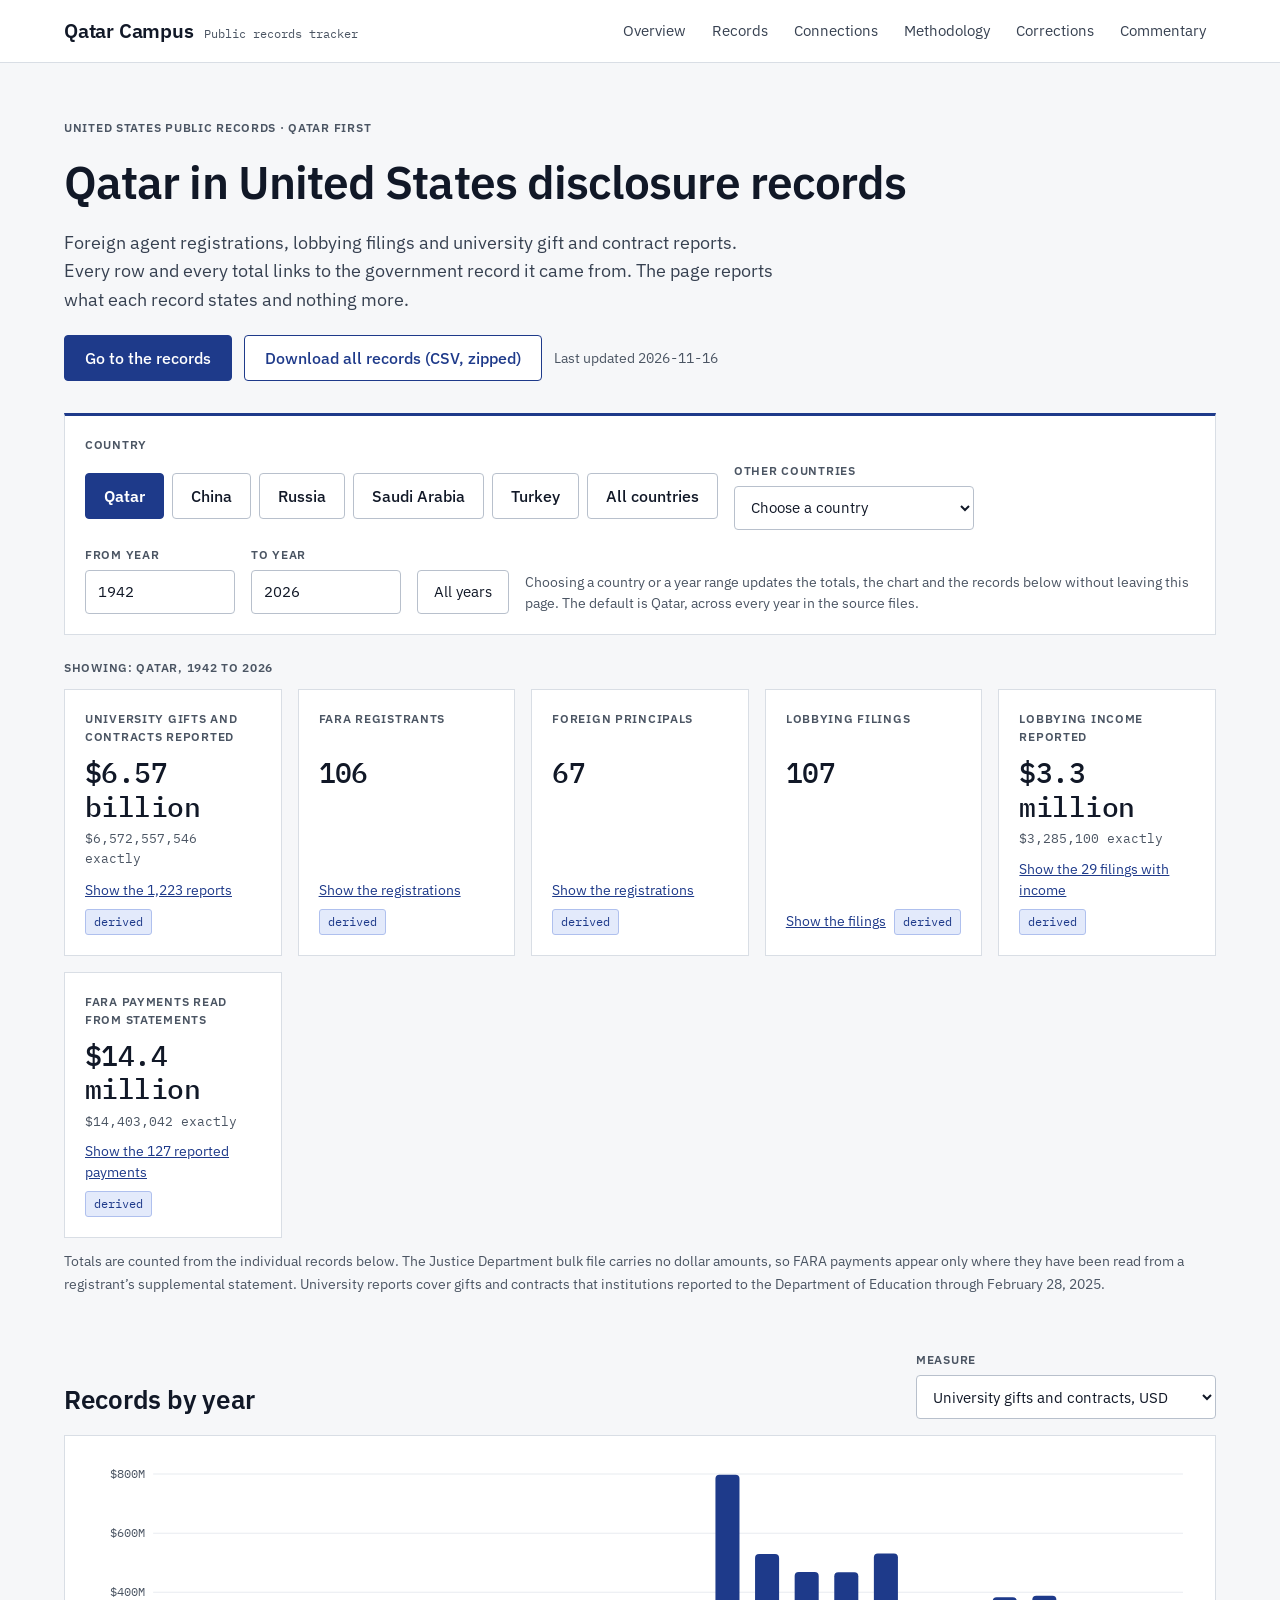
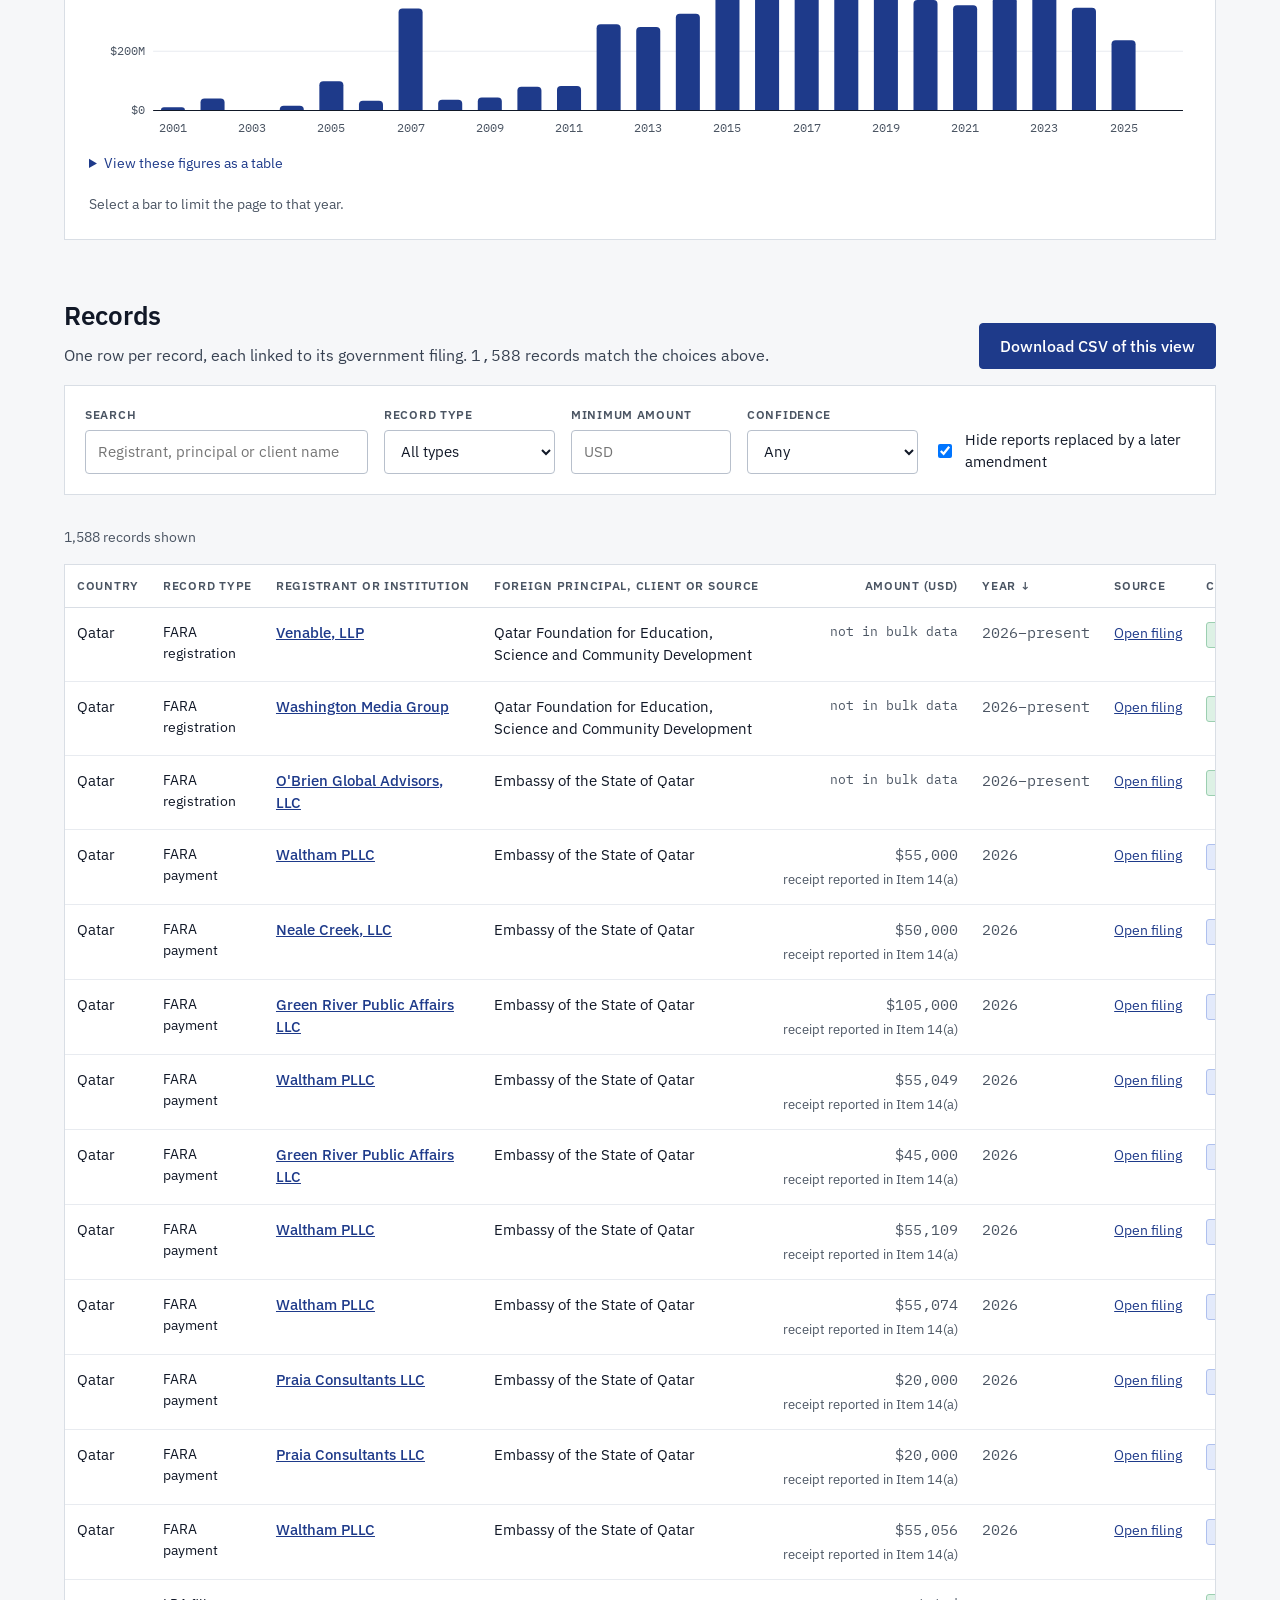
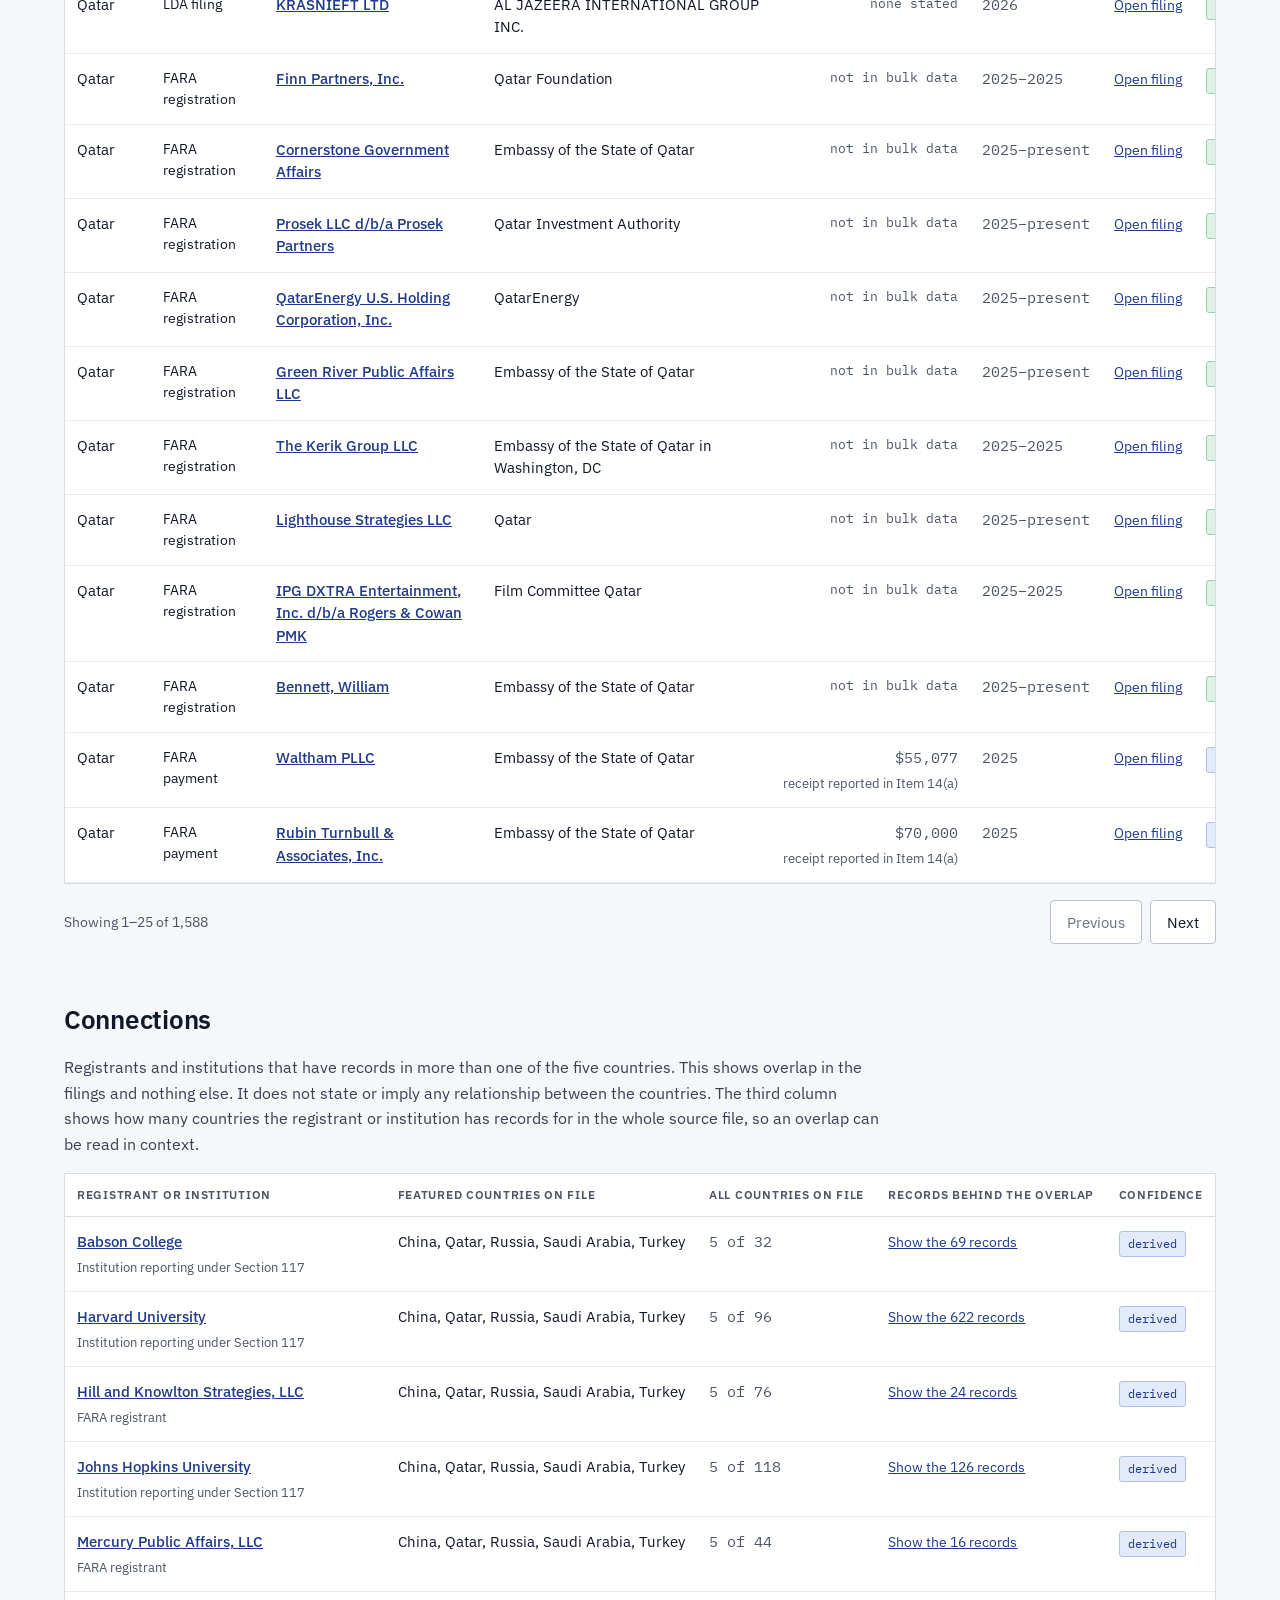
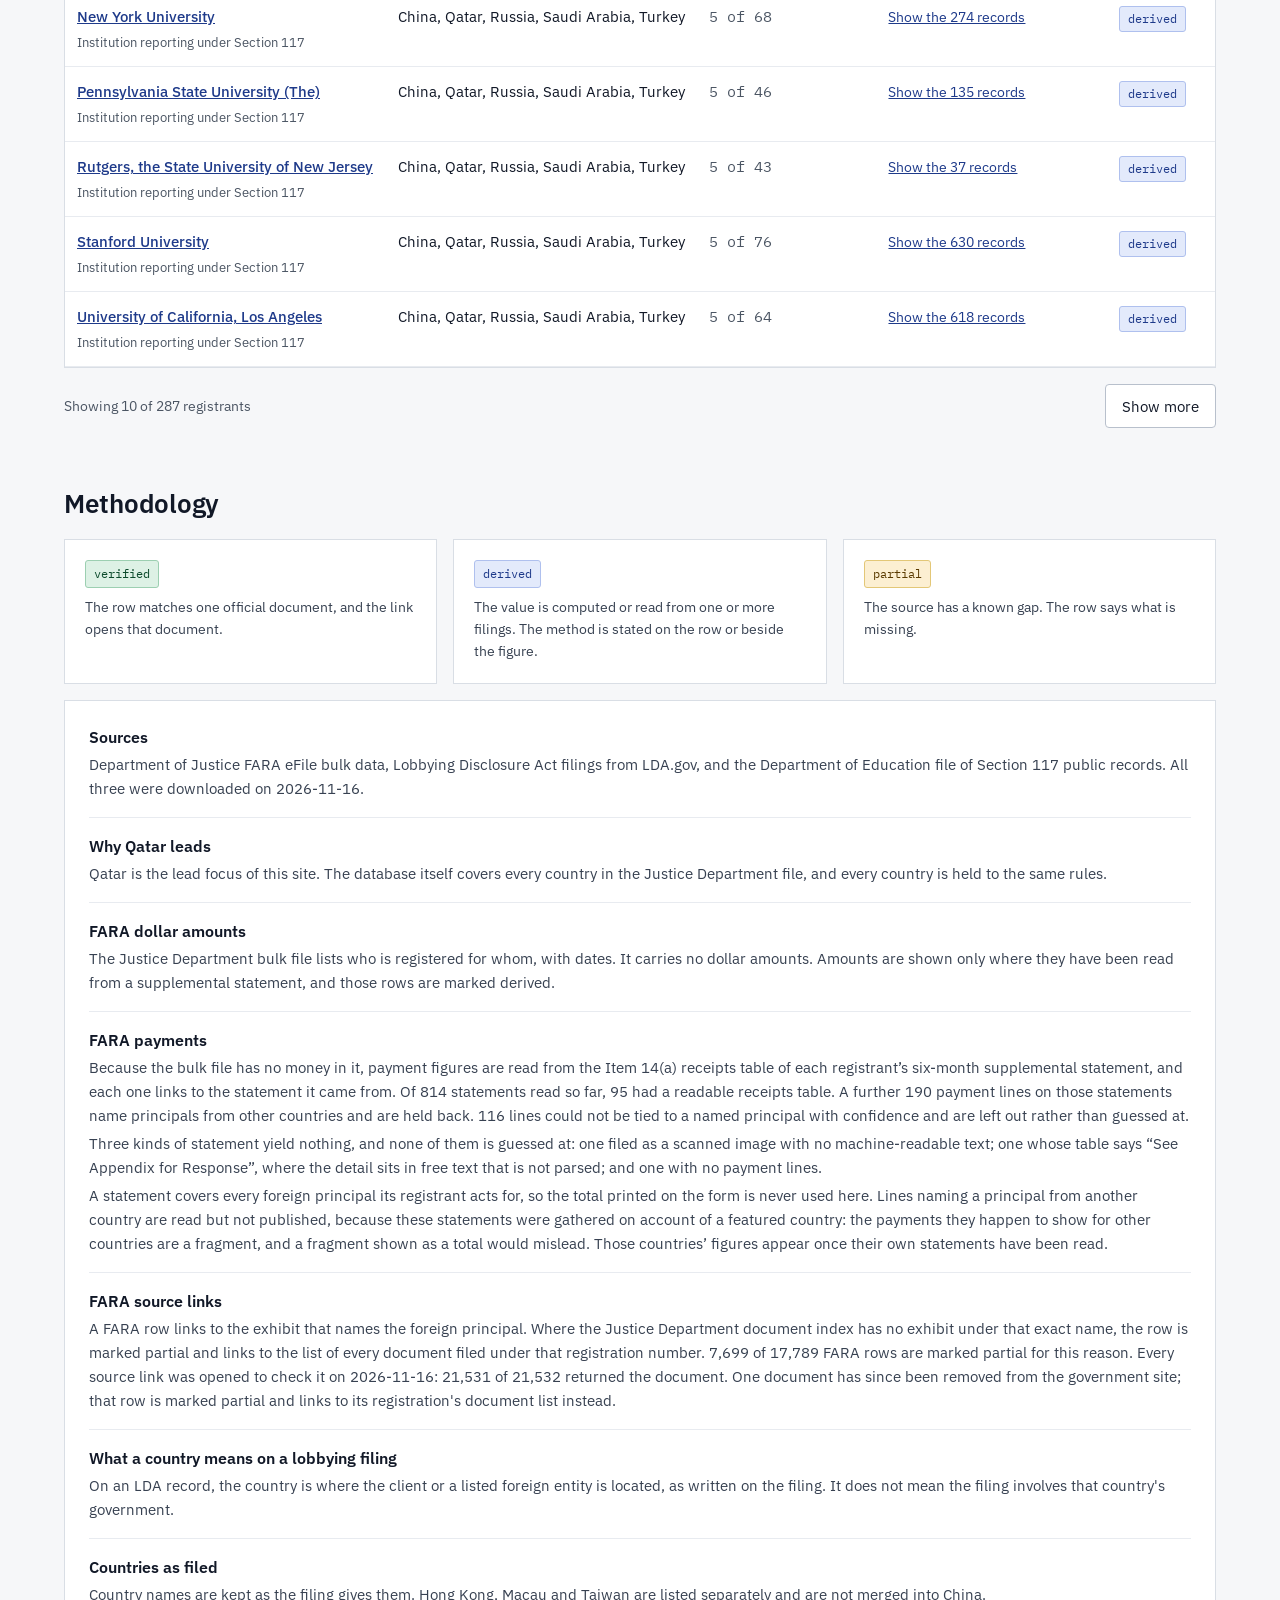
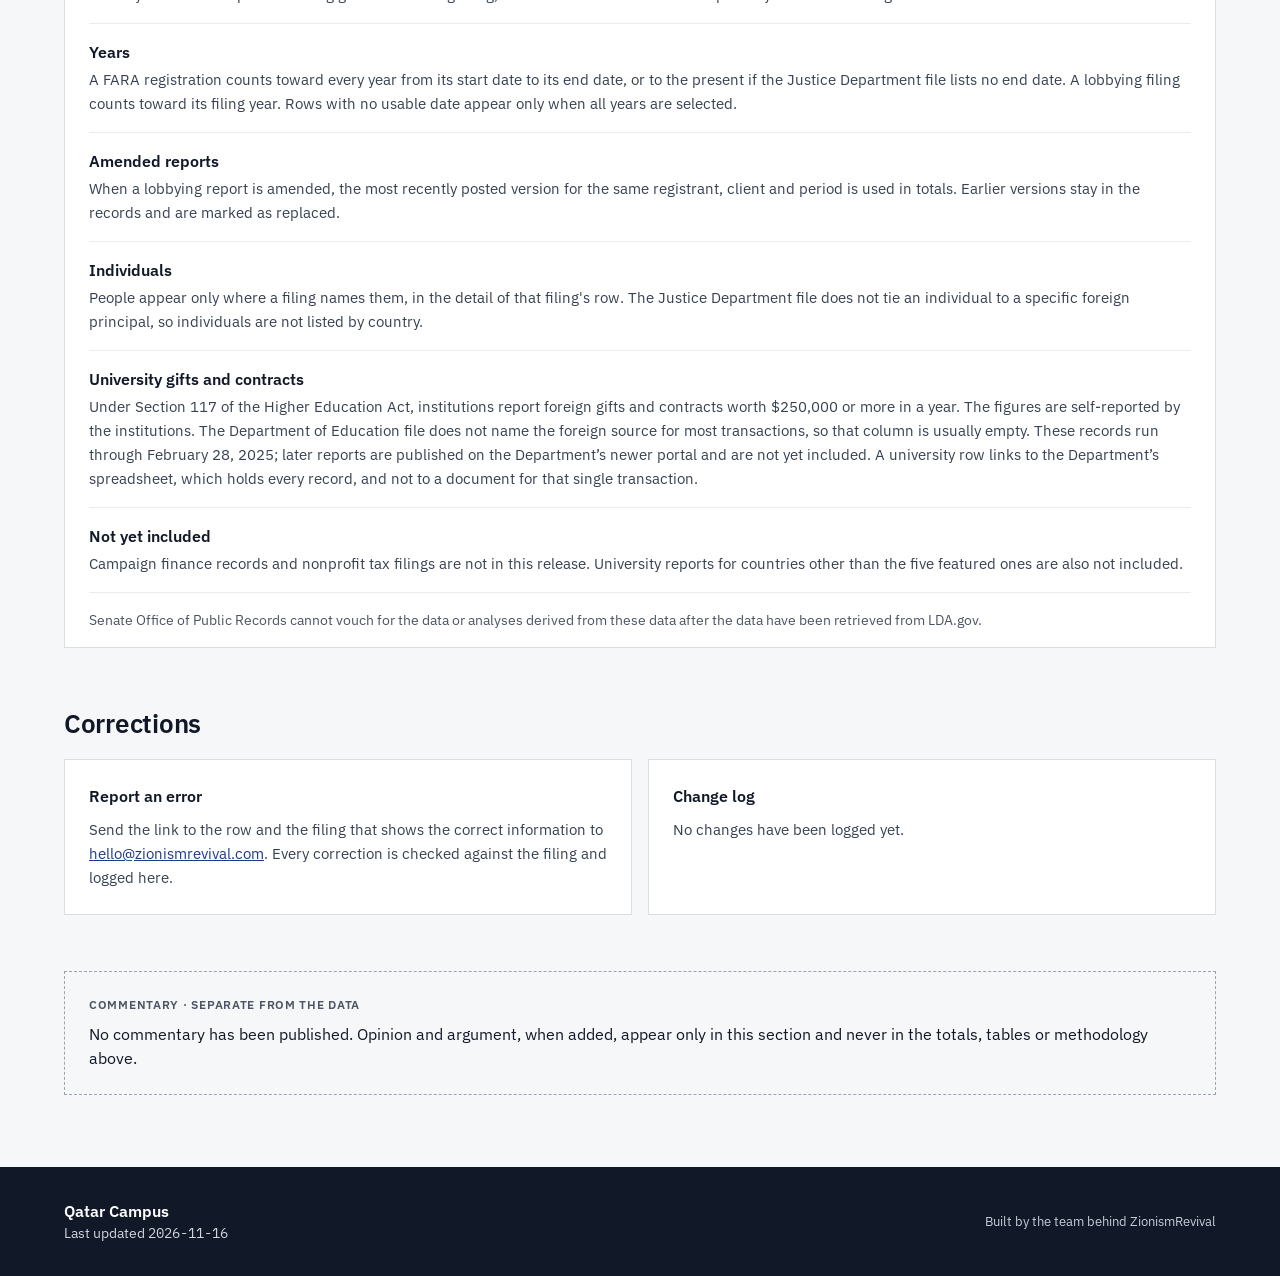
<file: site/index.html>
<!doctype html>
<html lang="en">
<head>
<meta charset="utf-8">
<meta name="viewport" content="width=device-width, initial-scale=1">
<title>Qatar Campus: Qatar and other foreign principals in United States disclosure records</title>
<meta name="description" content="A searchable record of foreign agent registrations, lobbying filings and university gift and contract reports in the United States, drawn from Justice Department, Lobbying Disclosure Act and Department of Education records. Every row links to its government source.">

<meta property="og:type" content="website">
<meta property="og:title" content="Qatar Campus: Qatar and other foreign principals in United States disclosure records">
<meta property="og:description" content="A searchable record of foreign agent registrations, lobbying filings and university gift and contract reports in the United States, drawn from Justice Department, Lobbying Disclosure Act and Department of Education records. Every row links to its government source.">
<link rel="icon" href="data:image/svg+xml,%3Csvg xmlns=%27http://www.w3.org/2000/svg%27 viewBox=%270 0 32 32%27%3E%3Crect width=%2732%27 height=%2732%27 rx=%274%27 fill=%27%231E3A8A%27/%3E%3Crect x=%277%27 y=%2717%27 width=%274%27 height=%278%27 fill=%27%23fff%27/%3E%3Crect x=%2714%27 y=%2711%27 width=%274%27 height=%2714%27 fill=%27%23fff%27/%3E%3Crect x=%2721%27 y=%277%27 width=%274%27 height=%2718%27 fill=%27%23fff%27/%3E%3C/svg%3E">
<link rel="preconnect" href="https://fonts.googleapis.com">
<link rel="preconnect" href="https://fonts.gstatic.com" crossorigin>
<link rel="stylesheet" href="https://fonts.googleapis.com/css2?family=IBM+Plex+Mono:wght@400;500&amp;family=IBM+Plex+Sans:wght@400;500;600&amp;display=swap">
<link rel="stylesheet" href="assets/style.css?v=de4b2b17">
<script type="application/ld+json">{"@context": "https://schema.org", "@type": "Dataset", "name": "Qatar Campus: foreign principals in United States disclosure records", "description": "A searchable record of foreign agent registrations, lobbying filings and university gift and contract reports in the United States, drawn from Justice Department, Lobbying Disclosure Act and Department of Education records. Every row links to its government source.", "dateModified": "2026-11-16", "isAccessibleForFree": true, "isBasedOn": ["https://efile.fara.gov/", "https://lda.gov/", "https://fsapartners.ed.gov/"], "creator": {"@type": "Organization", "name": "Qatar Campus"}}</script>
</head>
<body>
<a class="skip" href="#records">Skip to the records</a>
<header class="site-header">
<div class="wrap">
<a class="brand" href="#overview"><span class="brand-name">Qatar Campus</span><span class="brand-tag">Public records tracker</span></a>
<nav class="site-nav" aria-label="Sections">
<a href="#overview">Overview</a>
<a href="#records">Records</a>
<a href="#connections">Connections</a>
<a href="#methodology">Methodology</a>
<a href="#corrections">Corrections</a>
<a href="#commentary">Commentary</a>
</nav>
</div>
</header>

<main class="wrap">

<section id="overview" class="hero">
<div class="label">United States public records · Qatar first</div>
<h1 id="heading">Qatar in United States disclosure records</h1>
<p class="lede">Foreign agent registrations, lobbying filings and university gift and contract reports. Every row and every total links to the government record it came from. The page reports what each record states and nothing more.</p>
<div class="actions">
<a class="btn btn-primary" href="#records">Go to the records</a>
<a class="btn btn-secondary" href="data/records-csv.zip" download>Download all records (CSV, zipped)</a>
<span class="small">Last updated <span class="mono">2026-11-16</span></span>
</div>
</section>

<section class="card scope" aria-label="Country and year range">
<div style="display: flex; flex-direction: column; gap: 8px">
<div class="label" id="country-label">Country</div>
<div class="row" style="align-items: center">
<div class="tabs" role="group" aria-labelledby="country-label" id="tabs"><button type="button" class="tab" data-c="qatar" aria-pressed="true">Qatar</button><button type="button" class="tab" data-c="china" aria-pressed="false">China</button><button type="button" class="tab" data-c="russia" aria-pressed="false">Russia</button><button type="button" class="tab" data-c="saudi-arabia" aria-pressed="false">Saudi Arabia</button><button type="button" class="tab" data-c="turkey" aria-pressed="false">Turkey</button><button type="button" class="tab" data-c="ALL" aria-pressed="false">All countries</button></div>
<div class="field mid" style="flex: 0 1 240px">
<label class="label" for="more-countries">Other countries</label>
<select id="more-countries"><option value="">Choose a country</option></select>
</div>
</div>
</div>
<div class="row">
<div class="field"><label class="label" for="y-from">From year</label><input id="y-from" type="number" inputmode="numeric" value="1942" min="1942" max="2026"></div>
<div class="field"><label class="label" for="y-to">To year</label><input id="y-to" type="number" inputmode="numeric" value="2026" min="1942" max="2026"></div>
<button type="button" class="btn btn-plain" id="y-reset">All years</button>
<p class="hint">Choosing a country or a year range updates the totals, the chart and the records below without leaving this page. The default is Qatar, across every year in the source files.</p>
</div>
</section>

<section class="section" style="margin-top: 24px; gap: 12px" aria-label="Totals">
<div class="label">Showing: <span id="scope-label">Qatar, 1942 to 2026</span></div>
<div class="stats" id="stats"><div class="card stat"><div class="label">University gifts and contracts reported</div><div class="stat-value">$6.57 billion</div><div class="stat-exact">$6,572,557,546 exactly</div><div class="stat-foot"><span>from 1,223 reports</span><span class="tag tag-derived">derived</span></div></div><div class="card stat"><div class="label">FARA registrants</div><div class="stat-value">106</div><div class="stat-foot"><span>Qatar, all years</span><span class="tag tag-derived">derived</span></div></div><div class="card stat"><div class="label">Foreign principals</div><div class="stat-value">67</div><div class="stat-foot"><span>Qatar, all years</span><span class="tag tag-derived">derived</span></div></div><div class="card stat"><div class="label">Lobbying filings</div><div class="stat-value">107</div><div class="stat-foot"><span>Qatar, all years</span><span class="tag tag-derived">derived</span></div></div><div class="card stat"><div class="label">Lobbying income reported</div><div class="stat-value">$3.3 million</div><div class="stat-exact">$3,285,100 exactly</div><div class="stat-foot"><span>from 29 filings</span><span class="tag tag-derived">derived</span></div></div><div class="card stat"><div class="label">FARA payments read from statements</div><div class="stat-value">$14.4 million</div><div class="stat-exact">$14,403,042 exactly</div><div class="stat-foot"><span>from 127 reported payments</span><span class="tag tag-derived">derived</span></div></div></div>
<p class="small" id="stats-note">Totals are marked derived because they are counted from individual records. The Justice Department bulk file carries no dollar amounts, so FARA fees appear only where they have been read from a registrant's supplemental statement. Lobbying filings and university reports are included for Qatar, China, Russia, Saudi Arabia and Turkey only. University reports cover gifts and contracts that institutions reported to the Department of Education through February 28, 2025.</p>
</section>

<section class="section" aria-labelledby="chart-title">
<div class="section-head">
<h2 id="chart-title">Records by year</h2>
<div class="field mid" style="flex: 0 1 300px">
<label class="label" for="measure">Measure</label>
<select id="measure">
<option value="uni">University gifts and contracts, USD</option>
<option value="fara">FARA registrations active</option>
<option value="lda">Lobbying filings</option>
<option value="income">Lobbying income reported, USD</option>
<option value="fee">FARA payments from statements, USD</option>
</select>
</div>
</div>
<div class="card chart-card">
<div id="chart"><p class="chart-empty">The chart needs JavaScript. The same figures are in the records table and the CSV file.</p></div>
<div class="chart-tip" id="chart-tip" hidden></div>
<details class="table-view"><summary>View these figures as a table</summary><div id="chart-table"></div></details>
<p class="small" style="margin-top: 8px">Select a bar to limit the page to that year.</p>
</div>
</section>

<section id="records" class="section" aria-labelledby="records-title">
<div class="section-head">
<div style="display: flex; flex-direction: column; gap: 8px; flex: 1 1 480px">
<h2 id="records-title">Records</h2>
<p class="prose">One row per record, each linked to its government filing. <span class="mono" id="count">1,588</span> records match the choices above.</p>
</div>
<button type="button" class="btn btn-primary" id="csv-view">Download CSV of this view</button>
</div>

<div class="card filters row" style="padding: 20px" aria-label="Filters">
<div class="field grow"><label class="label" for="q">Search</label><input id="q" type="search" placeholder="Registrant, principal or client name"></div>
<div class="field mid"><label class="label" for="f-type">Record type</label><select id="f-type"><option value="">All types</option><option value="fara">FARA registration</option><option value="lda">LDA filing</option><option value="sec117">University report</option><option value="farafee">FARA payment</option></select></div>
<div class="field" style="flex: 0 1 160px"><label class="label" for="f-min">Minimum amount</label><input id="f-min" type="number" inputmode="numeric" min="0" placeholder="USD"></div>
<div class="field mid"><label class="label" for="f-conf">Confidence</label><select id="f-conf"><option value="">Any</option><option>verified</option><option>derived</option><option>partial</option></select></div>
<label class="check"><input type="checkbox" id="f-sup" checked> Hide reports replaced by a later amendment</label>
</div>
<div id="entity-chip"></div>
<div class="status" id="status" role="status" aria-live="polite"></div>

<div class="card table-box">
<table class="data records">
<thead>
<tr>
<th scope="col" data-sort="country"><button type="button">Country</button></th>
<th scope="col" data-sort="type"><button type="button">Record type</button></th>
<th scope="col" data-sort="entity"><button type="button">Registrant or institution</button></th>
<th scope="col" data-sort="principal"><button type="button">Foreign principal, client or source</button></th>
<th scope="col" class="num" data-sort="amount"><button type="button">Amount (USD)</button></th>
<th scope="col" data-sort="year" aria-sort="descending"><button type="button">Year</button></th>
<th scope="col">Source</th>
<th scope="col" data-sort="conf"><button type="button">Confidence</button></th>
</tr>
</thead>
<tbody id="rows"><tr><td>Qatar</td><td style="font-size: 14px">FARA registration</td><td>Venable, LLP</td><td>Qatar Foundation for Education, Science and Community Development</td><td class="num">not in bulk data</td><td class="yr">2026–present</td><td><a href="https://efile.fara.gov/docs/5931-Exhibit-AB-20260331-19.pdf" rel="noopener" style="font-size: 14px; white-space: nowrap">Open filing</a></td><td><span class="tag tag-verified">verified</span></td></tr><tr><td>Qatar</td><td style="font-size: 14px">FARA registration</td><td>Washington Media Group</td><td>Qatar Foundation for Education, Science and Community Development</td><td class="num">not in bulk data</td><td class="yr">2026–present</td><td><a href="https://efile.fara.gov/docs/7407-Exhibit-AB-20260330-2.pdf" rel="noopener" style="font-size: 14px; white-space: nowrap">Open filing</a></td><td><span class="tag tag-verified">verified</span></td></tr><tr><td>Qatar</td><td style="font-size: 14px">FARA registration</td><td>O&#x27;Brien Global Advisors, LLC</td><td>Embassy of the State of Qatar</td><td class="num">not in bulk data</td><td class="yr">2026–present</td><td><a href="https://efile.fara.gov/docs/7718-Exhibit-AB-20260420-1.pdf" rel="noopener" style="font-size: 14px; white-space: nowrap">Open filing</a></td><td><span class="tag tag-verified">verified</span></td></tr><tr><td>Qatar</td><td style="font-size: 14px">FARA payment</td><td>Waltham PLLC</td><td>Embassy of the State of Qatar</td><td class="num">$55,000<div class="sub">receipt reported in Item 14(a)</div></td><td class="yr">2026</td><td><a href="https://efile.fara.gov/docs/6771-Supplemental-Statement-0-0.pdf" rel="noopener" style="font-size: 14px; white-space: nowrap">Open filing</a></td><td><span class="tag tag-derived">derived</span></td></tr><tr><td>Qatar</td><td style="font-size: 14px">FARA payment</td><td>Neale Creek, LLC</td><td>Embassy of the State of Qatar</td><td class="num">$50,000<div class="sub">receipt reported in Item 14(a)</div></td><td class="yr">2026</td><td><a href="https://efile.fara.gov/docs/6723-Supplemental-Statement-20260409-14.pdf" rel="noopener" style="font-size: 14px; white-space: nowrap">Open filing</a></td><td><span class="tag tag-derived">derived</span></td></tr><tr><td>Qatar</td><td style="font-size: 14px">FARA payment</td><td>Green River Public Affairs LLC</td><td>Embassy of the State of Qatar</td><td class="num">$105,000<div class="sub">receipt reported in Item 14(a)</div></td><td class="yr">2026</td><td><a href="https://efile.fara.gov/docs/7523-Supplemental-Statement-0-0.pdf" rel="noopener" style="font-size: 14px; white-space: nowrap">Open filing</a></td><td><span class="tag tag-derived">derived</span></td></tr><tr><td>Qatar</td><td style="font-size: 14px">FARA payment</td><td>Waltham PLLC</td><td>Embassy of the State of Qatar</td><td class="num">$55,049<div class="sub">receipt reported in Item 14(a)</div></td><td class="yr">2026</td><td><a href="https://efile.fara.gov/docs/6771-Supplemental-Statement-0-0.pdf" rel="noopener" style="font-size: 14px; white-space: nowrap">Open filing</a></td><td><span class="tag tag-derived">derived</span></td></tr><tr><td>Qatar</td><td style="font-size: 14px">FARA payment</td><td>Green River Public Affairs LLC</td><td>Embassy of the State of Qatar</td><td class="num">$45,000<div class="sub">receipt reported in Item 14(a)</div></td><td class="yr">2026</td><td><a href="https://efile.fara.gov/docs/7523-Supplemental-Statement-20260413-2.pdf" rel="noopener" style="font-size: 14px; white-space: nowrap">Open filing</a></td><td><span class="tag tag-derived">derived</span></td></tr><tr><td>Qatar</td><td style="font-size: 14px">FARA payment</td><td>Waltham PLLC</td><td>Embassy of the State of Qatar</td><td class="num">$55,109<div class="sub">receipt reported in Item 14(a)</div></td><td class="yr">2026</td><td><a href="https://efile.fara.gov/docs/6771-Supplemental-Statement-0-0.pdf" rel="noopener" style="font-size: 14px; white-space: nowrap">Open filing</a></td><td><span class="tag tag-derived">derived</span></td></tr><tr><td>Qatar</td><td style="font-size: 14px">FARA payment</td><td>Waltham PLLC</td><td>Embassy of the State of Qatar</td><td class="num">$55,074<div class="sub">receipt reported in Item 14(a)</div></td><td class="yr">2026</td><td><a href="https://efile.fara.gov/docs/6771-Supplemental-Statement-0-0.pdf" rel="noopener" style="font-size: 14px; white-space: nowrap">Open filing</a></td><td><span class="tag tag-derived">derived</span></td></tr><tr><td>Qatar</td><td style="font-size: 14px">FARA payment</td><td>Praia Consultants LLC</td><td>Embassy of the State of Qatar</td><td class="num">$20,000<div class="sub">receipt reported in Item 14(a)</div></td><td class="yr">2026</td><td><a href="https://efile.fara.gov/docs/6857-Supplemental-Statement-20260929-13.pdf" rel="noopener" style="font-size: 14px; white-space: nowrap">Open filing</a></td><td><span class="tag tag-derived">derived</span></td></tr><tr><td>Qatar</td><td style="font-size: 14px">FARA payment</td><td>Praia Consultants LLC</td><td>Embassy of the State of Qatar</td><td class="num">$20,000<div class="sub">receipt reported in Item 14(a)</div></td><td class="yr">2026</td><td><a href="https://efile.fara.gov/docs/6857-Supplemental-Statement-20260929-13.pdf" rel="noopener" style="font-size: 14px; white-space: nowrap">Open filing</a></td><td><span class="tag tag-derived">derived</span></td></tr><tr><td>Qatar</td><td style="font-size: 14px">FARA payment</td><td>Waltham PLLC</td><td>Embassy of the State of Qatar</td><td class="num">$55,056<div class="sub">receipt reported in Item 14(a)</div></td><td class="yr">2026</td><td><a href="https://efile.fara.gov/docs/6771-Supplemental-Statement-0-0.pdf" rel="noopener" style="font-size: 14px; white-space: nowrap">Open filing</a></td><td><span class="tag tag-derived">derived</span></td></tr><tr><td>Qatar</td><td style="font-size: 14px">LDA filing</td><td>KRASNIEFT LTD</td><td>AL JAZEERA INTERNATIONAL GROUP INC.</td><td class="num">none stated</td><td class="yr">2026</td><td><a href="https://lda.gov/filings/public/filing/7e81b036-be6c-4fea-808d-36090a0869f0/print/" rel="noopener" style="font-size: 14px; white-space: nowrap">Open filing</a></td><td><span class="tag tag-verified">verified</span></td></tr><tr><td>Qatar</td><td style="font-size: 14px">FARA registration</td><td>Finn Partners, Inc.</td><td>Qatar Foundation</td><td class="num">not in bulk data</td><td class="yr">2025–2025</td><td><a href="https://efile.fara.gov/docs/6212-Exhibit-AB-20250430-73.pdf" rel="noopener" style="font-size: 14px; white-space: nowrap">Open filing</a></td><td><span class="tag tag-verified">verified</span></td></tr><tr><td>Qatar</td><td style="font-size: 14px">FARA registration</td><td>Cornerstone Government Affairs</td><td>Embassy of the State of Qatar</td><td class="num">not in bulk data</td><td class="yr">2025–present</td><td><a href="https://efile.fara.gov/docs/6401-Exhibit-AB-20250310-51.pdf" rel="noopener" style="font-size: 14px; white-space: nowrap">Open filing</a></td><td><span class="tag tag-verified">verified</span></td></tr><tr><td>Qatar</td><td style="font-size: 14px">FARA registration</td><td>Prosek LLC d/b/a Prosek Partners</td><td>Qatar Investment Authority</td><td class="num">not in bulk data</td><td class="yr">2025–present</td><td><a href="https://efile.fara.gov/docs/7435-Exhibit-AB-20251031-7.pdf" rel="noopener" style="font-size: 14px; white-space: nowrap">Open filing</a></td><td><span class="tag tag-verified">verified</span></td></tr><tr><td>Qatar</td><td style="font-size: 14px">FARA registration</td><td>QatarEnergy U.S. Holding Corporation, Inc.</td><td>QatarEnergy</td><td class="num">not in bulk data</td><td class="yr">2025–present</td><td><a href="https://efile.fara.gov/docs/7519-Exhibit-AB-20250116-1.pdf" rel="noopener" style="font-size: 14px; white-space: nowrap">Open filing</a></td><td><span class="tag tag-verified">verified</span></td></tr><tr><td>Qatar</td><td style="font-size: 14px">FARA registration</td><td>Green River Public Affairs LLC</td><td>Embassy of the State of Qatar</td><td class="num">not in bulk data</td><td class="yr">2025–present</td><td><a href="https://efile.fara.gov/docs/7523-Exhibit-AB-20250120-1.pdf" rel="noopener" style="font-size: 14px; white-space: nowrap">Open filing</a></td><td><span class="tag tag-verified">verified</span></td></tr><tr><td>Qatar</td><td style="font-size: 14px">FARA registration</td><td>The Kerik Group LLC</td><td>Embassy of the State of Qatar in Washington, DC</td><td class="num">not in bulk data</td><td class="yr">2025–2025</td><td><a href="https://efile.fara.gov/docs/7571-Exhibit-AB-20250410-1.pdf" rel="noopener" style="font-size: 14px; white-space: nowrap">Open filing</a></td><td><span class="tag tag-verified">verified</span></td></tr><tr><td>Qatar</td><td style="font-size: 14px">FARA registration</td><td>Lighthouse Strategies LLC</td><td>Qatar</td><td class="num">not in bulk data</td><td class="yr">2025–present</td><td><a href="https://efile.fara.gov/docs/7583-Exhibit-AB-20250503-1.pdf" rel="noopener" style="font-size: 14px; white-space: nowrap">Open filing</a></td><td><span class="tag tag-verified">verified</span></td></tr><tr><td>Qatar</td><td style="font-size: 14px">FARA registration</td><td>IPG DXTRA Entertainment, Inc. d/b/a Rogers &amp; Cowan PMK</td><td>Film Committee Qatar</td><td class="num">not in bulk data</td><td class="yr">2025–2025</td><td><a href="https://efile.fara.gov/docs/7588-Exhibit-AB-20250509-1.pdf" rel="noopener" style="font-size: 14px; white-space: nowrap">Open filing</a></td><td><span class="tag tag-verified">verified</span></td></tr><tr><td>Qatar</td><td style="font-size: 14px">FARA registration</td><td>Bennett, William</td><td>Embassy of the State of Qatar</td><td class="num">not in bulk data</td><td class="yr">2025–present</td><td><a href="https://efile.fara.gov/docs/7620-Exhibit-AB-20250703-1.pdf" rel="noopener" style="font-size: 14px; white-space: nowrap">Open filing</a></td><td><span class="tag tag-verified">verified</span></td></tr><tr><td>Qatar</td><td style="font-size: 14px">FARA payment</td><td>Waltham PLLC</td><td>Embassy of the State of Qatar</td><td class="num">$55,077<div class="sub">receipt reported in Item 14(a)</div></td><td class="yr">2025</td><td><a href="https://efile.fara.gov/docs/6771-Supplemental-Statement-20260126-12.pdf" rel="noopener" style="font-size: 14px; white-space: nowrap">Open filing</a></td><td><span class="tag tag-derived">derived</span></td></tr><tr><td>Qatar</td><td style="font-size: 14px">FARA payment</td><td>Rubin Turnbull &amp; Associates, Inc.</td><td>Embassy of the State of Qatar</td><td class="num">$70,000<div class="sub">receipt reported in Item 14(a)</div></td><td class="yr">2025</td><td><a href="https://efile.fara.gov/docs/6944-Supplemental-Statement-20250528-9.pdf" rel="noopener" style="font-size: 14px; white-space: nowrap">Open filing</a></td><td><span class="tag tag-derived">derived</span></td></tr></tbody>
</table>
</div>
<div class="pager"><span id="page-info">Showing 1–25 of 1,588</span><div><button type="button" class="btn btn-plain" id="prev">Previous</button><button type="button" class="btn btn-plain" id="next">Next</button></div></div>
</section>

<section id="connections" class="section" aria-labelledby="conn-title">
<h2 id="conn-title">Connections</h2>
<p class="prose">Registrants and institutions that have records in more than one of the five countries. This shows overlap in the filings and nothing else. It does not state or imply any relationship between the countries. The third column shows how many countries the registrant or institution has records for in the whole source file, so an overlap can be read in context.</p>
<div class="card table-box">
<table class="data conn">
<thead><tr><th scope="col">Registrant or institution</th><th scope="col">Featured countries on file</th><th scope="col">All countries on file</th><th scope="col">Records behind the overlap</th><th scope="col">Confidence</th></tr></thead>
<tbody id="conn-rows"><tr><td>Babson College<div class="sub">Institution reporting under Section 117</div></td><td>China, Qatar, Russia, Saudi Arabia, Turkey</td><td class="yr">5 of 32</td><td>69 records</td><td><span class="tag tag-derived">derived</span></td></tr><tr><td>Harvard University<div class="sub">Institution reporting under Section 117</div></td><td>China, Qatar, Russia, Saudi Arabia, Turkey</td><td class="yr">5 of 96</td><td>622 records</td><td><span class="tag tag-derived">derived</span></td></tr><tr><td>Hill and Knowlton Strategies, LLC<div class="sub">FARA registrant</div></td><td>China, Qatar, Russia, Saudi Arabia, Turkey</td><td class="yr">5 of 76</td><td>24 records</td><td><span class="tag tag-derived">derived</span></td></tr><tr><td>Johns Hopkins University<div class="sub">Institution reporting under Section 117</div></td><td>China, Qatar, Russia, Saudi Arabia, Turkey</td><td class="yr">5 of 118</td><td>126 records</td><td><span class="tag tag-derived">derived</span></td></tr><tr><td>Mercury Public Affairs, LLC<div class="sub">FARA registrant</div></td><td>China, Qatar, Russia, Saudi Arabia, Turkey</td><td class="yr">5 of 44</td><td>16 records</td><td><span class="tag tag-derived">derived</span></td></tr><tr><td>New York University<div class="sub">Institution reporting under Section 117</div></td><td>China, Qatar, Russia, Saudi Arabia, Turkey</td><td class="yr">5 of 68</td><td>274 records</td><td><span class="tag tag-derived">derived</span></td></tr><tr><td>Pennsylvania State University (The)<div class="sub">Institution reporting under Section 117</div></td><td>China, Qatar, Russia, Saudi Arabia, Turkey</td><td class="yr">5 of 46</td><td>135 records</td><td><span class="tag tag-derived">derived</span></td></tr><tr><td>Rutgers, the State University of New Jersey<div class="sub">Institution reporting under Section 117</div></td><td>China, Qatar, Russia, Saudi Arabia, Turkey</td><td class="yr">5 of 43</td><td>37 records</td><td><span class="tag tag-derived">derived</span></td></tr><tr><td>Stanford University<div class="sub">Institution reporting under Section 117</div></td><td>China, Qatar, Russia, Saudi Arabia, Turkey</td><td class="yr">5 of 76</td><td>630 records</td><td><span class="tag tag-derived">derived</span></td></tr><tr><td>University of California, Los Angeles<div class="sub">Institution reporting under Section 117</div></td><td>China, Qatar, Russia, Saudi Arabia, Turkey</td><td class="yr">5 of 64</td><td>618 records</td><td><span class="tag tag-derived">derived</span></td></tr></tbody>
</table>
</div>
<div class="pager"><span id="conn-info"></span><div><button type="button" class="btn btn-plain" id="conn-more" hidden>Show more</button></div></div>
</section>

<section id="methodology" class="section" aria-labelledby="meth-title">
<h2 id="meth-title">Methodology</h2>
<div class="flags">
<div class="card flag"><div><span class="tag tag-verified">verified</span></div><p>The row matches one official document, and the link opens that document.</p></div>
<div class="card flag"><div><span class="tag tag-derived">derived</span></div><p>The value is computed or read from one or more filings. The method is stated on the row or beside the figure.</p></div>
<div class="card flag"><div><span class="tag tag-partial">partial</span></div><p>The source has a known gap. The row says what is missing.</p></div>
</div>
<div class="card gaps">
<div class="gap"><h3>Sources</h3><p>Department of Justice FARA eFile bulk data, Lobbying Disclosure Act filings from LDA.gov, and the Department of Education file of Section 117 public records. All three were downloaded on 2026-11-16.</p></div>
<div class="gap"><h3>Why Qatar leads</h3><p>Qatar is the lead focus of this site. The database itself covers every country in the Justice Department file, and every country is held to the same rules.</p></div>
<div class="gap"><h3>FARA dollar amounts</h3><p>The Justice Department bulk file lists who is registered for whom, with dates. It carries no dollar amounts. Amounts are shown only where they have been read from a supplemental statement, and those rows are marked derived.</p></div>
<div class="gap"><h3>FARA payments</h3>
<p>Because the bulk file has no money in it, payment figures are read from the Item 14(a) receipts table of each registrant&rsquo;s six-month supplemental statement, and each one links to the statement it came from. Of 814 statements read so far, 95 had a readable receipts table. A further 190 payment lines on those statements name principals from other countries and are held back. 116 lines could not be tied to a named principal with confidence and are left out rather than guessed at.</p>
<p>Three kinds of statement yield nothing, and none of them is guessed at: one filed as a scanned image with no machine-readable text; one whose table says &ldquo;See Appendix for Response&rdquo;, where the detail sits in free text that is not parsed; and one with no payment lines.</p>
<p>A statement covers every foreign principal its registrant acts for, so the total printed on the form is never used here. Lines naming a principal from another country are read but not published, because these statements were gathered on account of a featured country: the payments they happen to show for other countries are a fragment, and a fragment shown as a total would mislead. Those countries&rsquo; figures appear once their own statements have been read.</p></div>
<div class="gap"><h3>FARA source links</h3><p>A FARA row links to the exhibit that names the foreign principal. Where the Justice Department document index has no exhibit under that exact name, the row is marked partial and links to the list of every document filed under that registration number. 7,699 of 17,789 FARA rows are marked partial for this reason. Every source link was opened to check it on 2026-11-16: 21,531 of 21,532 returned the document. One document has since been removed from the government site; that row is marked partial and links to its registration&#x27;s document list instead.</p></div>
<div class="gap"><h3>What a country means on a lobbying filing</h3><p>On an LDA record, the country is where the client or a listed foreign entity is located, as written on the filing. It does not mean the filing involves that country's government.</p></div>
<div class="gap"><h3>Countries as filed</h3><p>Country names are kept as the filing gives them. Hong Kong, Macau and Taiwan are listed separately and are not merged into China.</p></div>
<div class="gap"><h3>Years</h3><p>A FARA registration counts toward every year from its start date to its end date, or to the present if the Justice Department file lists no end date. A lobbying filing counts toward its filing year. Rows with no usable date appear only when all years are selected.</p></div>
<div class="gap"><h3>Amended reports</h3><p>When a lobbying report is amended, the most recently posted version for the same registrant, client and period is used in totals. Earlier versions stay in the records and are marked as replaced.</p></div>
<div class="gap"><h3>Individuals</h3><p>People appear only where a filing names them, in the detail of that filing's row. The Justice Department file does not tie an individual to a specific foreign principal, so individuals are not listed by country.</p></div>
<div class="gap"><h3>University gifts and contracts</h3><p>Under Section 117 of the Higher Education Act, institutions report foreign gifts and contracts worth $250,000 or more in a year. The figures are self-reported by the institutions. The Department of Education file does not name the foreign source for most transactions, so that column is usually empty. These records run through February 28, 2025; later reports are published on the Department&rsquo;s newer portal and are not yet included. A university row links to the Department&rsquo;s spreadsheet, which holds every record, and not to a document for that single transaction.</p></div>
<div class="gap"><h3>Not yet included</h3><p>Campaign finance records and nonprofit tax filings are not in this release. University reports for countries other than the five featured ones are also not included.</p></div>
<p class="small" style="margin-top: 16px">Senate Office of Public Records cannot vouch for the data or analyses derived from these data after the data have been retrieved from LDA.gov.</p>
</div>
</section>

<section id="corrections" class="section" aria-labelledby="corr-title">
<h2 id="corr-title">Corrections</h2>
<div class="two">
<div class="card pad"><h3>Report an error</h3><p>Send the link to the row and the filing that shows the correct information to <a href="mailto:hello@zionismrevival.com">hello@zionismrevival.com</a>. Every correction is checked against the filing and logged here.</p></div>
<div class="card pad"><h3>Change log</h3><p>No changes have been logged yet.</p></div>
</div>
</section>

<section id="commentary" class="section" aria-labelledby="comm-title">
<div class="commentary">
<div class="label" id="comm-title">Commentary · separate from the data</div>
<p>No commentary has been published. Opinion and argument, when added, appear only in this section and never in the totals, tables or methodology above.</p>
</div>
</section>

</main>

<footer class="site-footer">
<div class="wrap">
<div><div class="name">Qatar Campus</div><div class="meta">Last updated <span class="mono">2026-11-16</span></div></div>
<div class="credit">Built by the team behind ZionismRevival</div>
</div>
</footer>
<script src="assets/app.js?v=de4b2b17" defer></script>
</body>
</html>
</file>
<file: site/assets/style.css>
:root {
  --ground: #F6F7F9;
  --surface: #FFFFFF;
  --ink: #111827;
  --ink-2: #374151;
  --muted: #4B5563;
  --rule: #D9DEE5;
  --rule-soft: #E8EBF0;
  --accent: #1E3A8A;
  --accent-dark: #172554;
  --control: #B8C0CC;
  --sans: 'IBM Plex Sans', 'Segoe UI', Helvetica, Arial, sans-serif;
  --mono: 'IBM Plex Mono', 'SFMono-Regular', Consolas, monospace;
}
* { box-sizing: border-box; }
html { scroll-behavior: smooth; }
body { margin: 0; background: var(--ground); color: var(--ink); font-family: var(--sans); font-size: 16px; line-height: 1.5; }
a { color: var(--accent); }
a:hover { color: var(--accent-dark); }
h1, h2, h3, p { margin: 0; }
.wrap { max-width: 1200px; margin: 0 auto; padding: 0 24px; }
.mono { font-family: var(--mono); }
.muted { color: var(--muted); }
.label { font-size: 12px; font-weight: 600; letter-spacing: 0.06em; text-transform: uppercase; color: var(--muted); }
.card { background: var(--surface); border: 1px solid var(--rule); }
.skip { position: absolute; left: -9999px; }
.skip:focus { left: 16px; top: 16px; background: var(--surface); padding: 8px 12px; z-index: 10; }
:focus-visible { outline: 3px solid #2563EB; outline-offset: 2px; }

/* Header */
.site-header { background: var(--surface); border-bottom: 1px solid var(--rule); }
.site-header .wrap { display: flex; flex-wrap: wrap; align-items: center; justify-content: space-between; gap: 8px 32px; }
.brand { display: flex; align-items: baseline; gap: 10px; padding: 16px 0; text-decoration: none; color: var(--ink); }
.brand-name { font-size: 20px; font-weight: 600; letter-spacing: -0.01em; }
.brand-tag { font-family: var(--mono); font-size: 12px; color: var(--muted); }
.site-nav { display: flex; flex-wrap: wrap; gap: 2px 6px; }
.site-nav a { font-size: 15px; padding: 12px 10px; text-decoration: none; color: var(--ink-2); }
.site-nav a:hover { color: var(--accent); }

/* Hero */
.hero { padding: 56px 0 32px; display: flex; flex-direction: column; gap: 20px; max-width: 880px; }
.hero h1 { font-size: clamp(30px, 4.2vw, 46px); line-height: 1.12; font-weight: 600; letter-spacing: -0.02em; text-wrap: balance; }
.hero p.lede { font-size: 18px; line-height: 1.6; color: var(--ink-2); max-width: 720px; }
.actions { display: flex; flex-wrap: wrap; align-items: center; gap: 12px; }
.btn { display: inline-flex; align-items: center; justify-content: center; min-height: 46px; padding: 0 20px; border-radius: 4px; font-family: var(--sans); font-size: 16px; font-weight: 500; text-decoration: none; cursor: pointer; border: 1px solid var(--accent); }
.btn-primary { background: var(--accent); color: #FFFFFF; }
.btn-primary:hover { background: var(--accent-dark); color: #FFFFFF; }
.btn-secondary { background: var(--surface); color: var(--accent); }
.btn-plain { min-height: 44px; padding: 0 16px; background: var(--surface); border: 1px solid var(--control); color: var(--ink); font-size: 15px; font-weight: 400; }
.btn-plain:disabled { color: #6B7280; cursor: default; }
.linklike { background: none; border: 0; padding: 0; font: inherit; color: var(--accent); text-decoration: underline; cursor: pointer; text-align: left; }
.linklike:hover { color: var(--accent-dark); }

/* Scope controls */
.scope { border-top: 3px solid var(--accent); padding: 20px; display: flex; flex-direction: column; gap: 16px; }
.tabs { display: flex; flex-wrap: wrap; gap: 8px; }
.tab { min-height: 46px; padding: 0 18px; border-radius: 4px; font-family: var(--sans); font-size: 16px; font-weight: 500; cursor: pointer; background: var(--surface); color: var(--ink); border: 1px solid var(--control); }
.tab[aria-pressed="true"] { background: var(--accent); color: #FFFFFF; border-color: var(--accent); font-weight: 600; }
.row { display: flex; flex-wrap: wrap; align-items: flex-end; gap: 16px; }
.field { display: flex; flex-direction: column; gap: 6px; flex: 0 1 150px; }
.field.grow { flex: 3 1 280px; }
.field.mid { flex: 1 1 170px; }
.field input, .field select { height: 44px; padding: 0 12px; border: 1px solid var(--control); border-radius: 4px; background: var(--surface); font-family: var(--sans); font-size: 15px; color: var(--ink); width: 100%; }
.check { display: flex; align-items: center; gap: 10px; min-height: 44px; font-size: 15px; flex: 1 1 260px; }
.check input { width: 18px; height: 18px; }
.hint { font-size: 14px; line-height: 1.5; color: var(--muted); flex: 1 1 320px; }

/* Totals */
.section { margin-top: 56px; display: flex; flex-direction: column; gap: 16px; }
.section h2 { font-size: 26px; font-weight: 600; letter-spacing: -0.01em; }
.section-head { display: flex; flex-wrap: wrap; align-items: flex-end; justify-content: space-between; gap: 12px 16px; }
.prose { font-size: 16px; line-height: 1.6; color: var(--ink-2); max-width: 820px; }
.stats { display: grid; grid-template-columns: repeat(auto-fit, minmax(min(200px, 100%), 1fr)); gap: 16px; }
.stat { padding: 20px; display: flex; flex-direction: column; gap: 10px; }
.stat-value { font-family: var(--mono); font-size: 28px; font-weight: 500; letter-spacing: -0.02em; line-height: 1.2; }
.stat-exact { font-family: var(--mono); font-size: 13px; color: var(--muted); margin-top: -4px; }
.stat .label { min-height: 36px; }
.stat-foot { margin-top: auto; }
.stat-foot { display: flex; flex-wrap: wrap; align-items: center; justify-content: space-between; gap: 8px; font-size: 14px; }
.small { font-size: 14px; line-height: 1.6; color: var(--muted); }

/* Confidence tags */
.tag { display: inline-block; font-family: var(--mono); font-size: 12px; padding: 3px 8px; border-radius: 3px; border: 1px solid; white-space: nowrap; }
.tag-verified { color: #0B4A2B; background: #DDF1E5; border-color: #9CCFB1; }
.tag-derived { color: #1E3A8A; background: #E3EAFB; border-color: #AFC0EE; }
.tag-partial { color: #5A3A00; background: #FCEFD2; border-color: #E3C777; }

/* Chart */
.chart-card { padding: 24px; position: relative; }
.chart-svg { display: block; width: 100%; height: auto; overflow: visible; }
.chart-svg .bar { fill: var(--accent); cursor: pointer; }
.chart-svg .bar:hover, .chart-svg .bar:focus { fill: #3B5FC4; outline: none; }
.chart-svg .hit { fill: transparent; cursor: pointer; }
.chart-svg .grid { stroke: var(--rule-soft); stroke-width: 1; }
.chart-svg .axis { stroke: var(--ink); stroke-width: 1; }
.chart-svg text { font-family: var(--mono); font-size: 12px; fill: var(--muted); }
.chart-tip { position: absolute; pointer-events: none; background: var(--ink); color: #FFFFFF; padding: 8px 10px; border-radius: 4px; font-size: 13px; line-height: 1.4; white-space: nowrap; transform: translate(-50%, -100%); z-index: 5; }
.chart-tip strong { font-family: var(--mono); font-size: 15px; display: block; }
.chart-empty { padding: 32px 0; text-align: center; color: var(--muted); }
details.table-view { margin-top: 12px; font-size: 14px; }
details.table-view summary { cursor: pointer; color: var(--accent); min-height: 32px; }
details.table-view table { margin-top: 8px; border-collapse: collapse; }
details.table-view td, details.table-view th { padding: 4px 16px 4px 0; text-align: left; font-family: var(--mono); font-size: 13px; }

/* Tables */
.table-box { overflow-x: auto; }
table.data { width: 100%; border-collapse: collapse; }
table.records { min-width: 980px; }
table.conn { min-width: 820px; }
table.data th { text-align: left; font-size: 12px; font-weight: 600; letter-spacing: 0.06em; text-transform: uppercase; color: var(--muted); padding: 12px 16px; border-bottom: 1px solid var(--rule); white-space: nowrap; }
table.data th button { background: none; border: 0; padding: 0; font: inherit; letter-spacing: inherit; text-transform: inherit; color: inherit; cursor: pointer; }
table.data th button:hover { color: var(--accent); }
table.data th[aria-sort="ascending"] button::after { content: " \2191"; }
table.data th[aria-sort="descending"] button::after { content: " \2193"; }
table.data td { padding: 14px 16px; border-bottom: 1px solid var(--rule-soft); font-size: 15px; vertical-align: top; }
table.data td.num { font-family: var(--mono); color: var(--muted); text-align: right; white-space: nowrap; }
table.data th.num { text-align: right; }
table.data td.yr { font-family: var(--mono); color: var(--muted); white-space: nowrap; }
.sub { font-size: 13px; color: var(--muted); margin-top: 4px; font-family: var(--sans); }
tr.detail td { background: var(--ground); padding: 16px 16px 20px; }
.detail-grid { display: grid; grid-template-columns: repeat(auto-fit, minmax(min(260px, 100%), 1fr)); gap: 16px 32px; }
.detail-grid > div { display: flex; flex-direction: column; gap: 4px; font-size: 14px; line-height: 1.6; color: var(--ink-2); min-width: 0; overflow-wrap: anywhere; }
.pager { display: flex; flex-wrap: wrap; align-items: center; justify-content: space-between; gap: 12px; font-size: 14px; color: var(--muted); }
.pager div { display: flex; gap: 8px; }
.chip { display: inline-flex; align-items: center; gap: 8px; background: #E3EAFB; border: 1px solid #AFC0EE; color: var(--accent); border-radius: 4px; padding: 6px 10px; font-size: 14px; }
.chip button { background: none; border: 0; color: inherit; cursor: pointer; font-size: 14px; text-decoration: underline; padding: 4px; }
.status { font-size: 14px; color: var(--muted); min-height: 21px; }

/* Methodology */
.flags { display: grid; grid-template-columns: repeat(auto-fit, minmax(min(280px, 100%), 1fr)); gap: 16px; }
.flag { padding: 20px; display: flex; flex-direction: column; gap: 8px; font-size: 14px; line-height: 1.6; color: var(--ink-2); }
.gaps { padding: 8px 24px 16px; }
.gap { padding: 16px 0; border-bottom: 1px solid var(--rule-soft); display: flex; flex-direction: column; gap: 4px; }
.gap h3 { font-size: 16px; font-weight: 600; }
.gap p { font-size: 15px; line-height: 1.6; color: var(--ink-2); }
.two { display: grid; grid-template-columns: repeat(auto-fit, minmax(min(320px, 100%), 1fr)); gap: 16px; }
.pad { padding: 24px; display: flex; flex-direction: column; gap: 10px; }
.pad h3 { font-size: 16px; font-weight: 600; }
.pad p, .pad li { font-size: 15px; line-height: 1.6; color: var(--ink-2); }
.changelog { list-style: none; margin: 0; padding: 0; display: flex; flex-direction: column; gap: 8px; }
.changelog li { display: flex; flex-wrap: wrap; gap: 4px 16px; }
.commentary { border: 1px dashed #9AA4B2; padding: 24px; display: flex; flex-direction: column; gap: 8px; }

/* Footer */
.site-footer { background: var(--ink); color: #E5E7EB; margin-top: 72px; }
.site-footer .wrap { padding: 32px 24px; display: flex; flex-wrap: wrap; align-items: center; justify-content: space-between; gap: 12px 32px; }
.site-footer .name { font-size: 16px; font-weight: 600; color: #FFFFFF; }
.site-footer .meta { font-size: 14px; color: #D1D5DB; }
.site-footer .credit { font-size: 13px; color: #C7CDD8; }

@media (prefers-reduced-motion: reduce) { html { scroll-behavior: auto; } }
@media print { .scope, .site-nav, .actions, .pager, .filters { display: none; } }
table.records td:nth-child(3) { min-width: 170px; }
table.data td.num.none { white-space: normal; font-size: 13px; min-width: 90px; }
table.data th, table.data td { padding-left: 12px; padding-right: 12px; }
</file>
